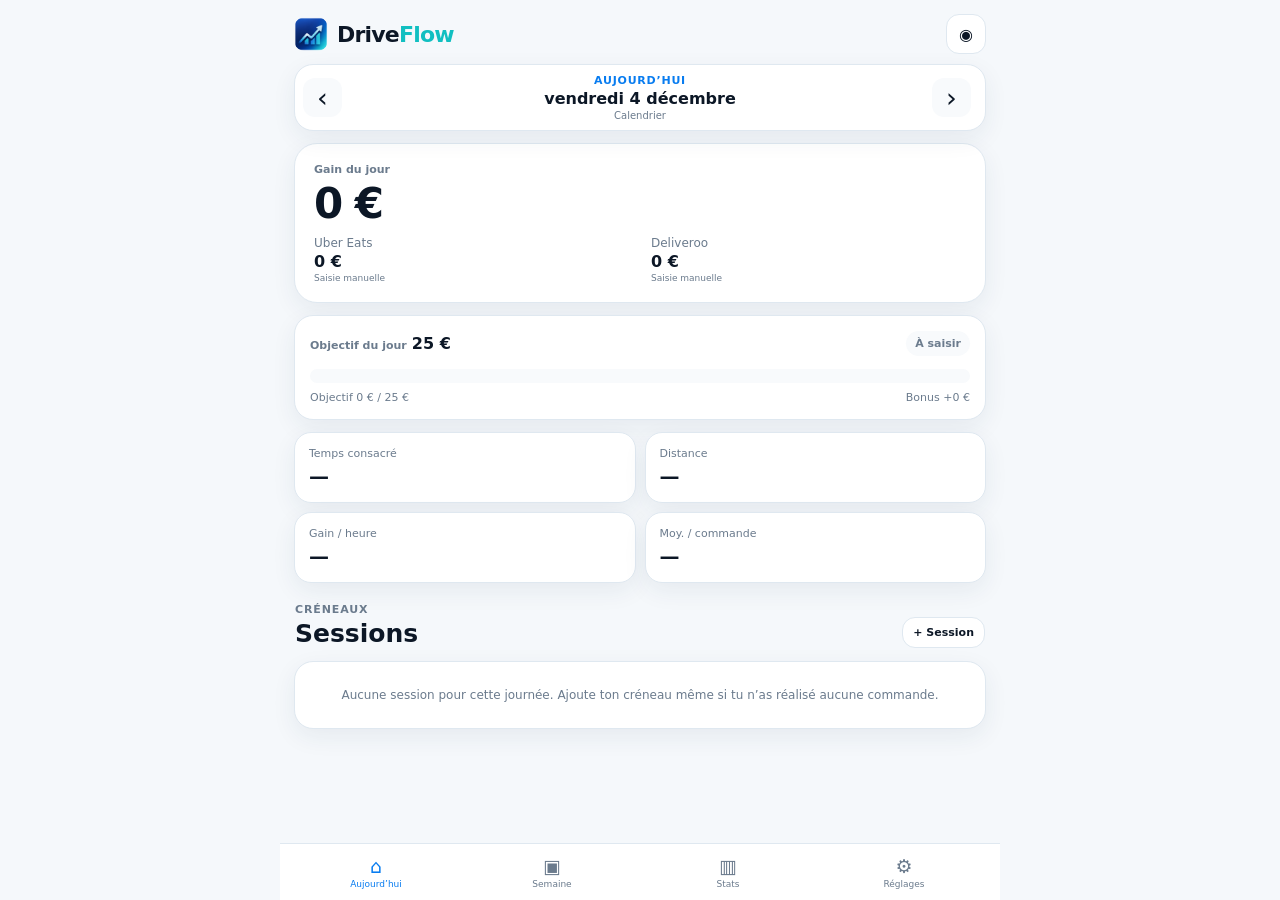
<file: index.html>
<!doctype html>
<html lang="fr">
<head>
  <meta charset="utf-8">
  <meta name="viewport" content="width=device-width,initial-scale=1,viewport-fit=cover">
  <meta name="theme-color" content="#07111f">
  <meta name="apple-mobile-web-app-capable" content="yes">
  <meta name="apple-mobile-web-app-status-bar-style" content="black-translucent">
  <meta name="apple-mobile-web-app-title" content="DriveFlow">
  <link rel="manifest" href="driveflow.webmanifest">
  <link rel="apple-touch-icon" href="driveflow-icon-180.png">
  <link rel="icon" href="driveflow-icon-192.png">
  <link rel="stylesheet" href="driveflow-styles.css?v=5.0.0">
  <title>DriveFlow</title>
</head>
<body>
  <div id="splash" class="splash">
    <img src="driveflow-icon-192.png" alt="">
    <div class="splash-wordmark">Drive<span>Flow</span></div>
    <small>Earnings & Activity Tracker</small>
  </div>

  <main class="app-shell">
    <header class="app-header">
      <button id="brandHome" class="brand-mini" aria-label="Accueil">
        <img src="driveflow-icon-192.png" alt="">
        <div class="brand-text">Drive<span>Flow</span></div>
      </button>
      <button id="privacyBtn" class="icon-btn" aria-label="Masquer les montants">◉</button>
    </header>

    <!-- TODAY -->
    <section id="todayView" class="view active">
      <div class="date-switcher card">
        <button id="prevDay" class="nav-btn" aria-label="Jour précédent">‹</button>
        <button id="openDatePicker" class="date-center">
          <span id="dateContext">Aujourd’hui</span>
          <strong id="dateLabel">—</strong>
          <small>Calendrier</small>
        </button>
        <button id="nextDay" class="nav-btn" aria-label="Jour suivant">›</button>
        <input id="datePicker" class="hidden-date" type="date">
      </div>

      <section class="hero-card">
        <div class="hero-label">Gain du jour</div>
        <div id="todayTotal" class="hero-amount money">0 €</div>
        <div class="platform-inline">
          <span>Uber Eats <strong id="todayUber" class="money">0 €</strong><small id="todayUberSource">Manuel</small></span>
          <span>Deliveroo <strong id="todayDeliveroo" class="money">0 €</strong><small id="todayDelSource">Manuel</small></span>
        </div>
      </section>

      <section class="card goal-card">
        <div class="section-row">
          <div>
            <span class="section-label">Objectif du jour</span>
            <strong id="goalText" class="money">25 €</strong>
          </div>
          <div id="goalBadge" class="badge neutral">À saisir</div>
        </div>
        <div class="goal-track">
          <div id="goalDoneBar" class="goal-done"></div>
          <div id="goalBonusBar" class="goal-bonus"></div>
        </div>
        <div class="goal-labels">
          <span id="goalObjectiveLabel" class="money">Objectif 0 / 25 €</span>
          <span id="goalBonusLabel" class="money">Bonus +0 €</span>
        </div>
      </section>

      <div class="metric-grid">
        <article class="metric-card"><span>Temps consacré</span><strong id="workTime">—</strong></article>
        <article class="metric-card"><span>Distance</span><strong id="distanceText">—</strong></article>
        <article class="metric-card"><span>Gain / heure</span><strong id="hourlyText" class="money">—</strong></article>
        <article class="metric-card"><span>Moy. / commande</span><strong id="avgOrderText" class="money">—</strong></article>
      </div>

      <section id="unassignedCard" class="card attention-card" hidden>
        <div>
          <strong id="unassignedTitle">Éléments à classer</strong>
          <p id="unassignedText">—</p>
        </div>
        <button id="openClassifier" class="ghost-btn compact">Classer</button>
      </section>

      <div class="section-head sessions-head">
        <div><span class="eyebrow">Créneaux</span><h2>Sessions</h2></div>
        <button id="addSessionTop" class="ghost-btn compact">+ Session</button>
      </div>
      <div id="sessionList" class="session-list"></div>
    </section>

    <!-- WEEK -->
    <section id="weekView" class="view">
      <div class="period-nav card">
        <button id="prevWeek" class="nav-btn">‹</button>
        <button id="openWeekPicker" class="period-center">
          <span class="eyebrow">Semaine</span>
          <strong id="weekRange">—</strong>
        </button>
        <button id="nextWeek" class="nav-btn">›</button>
        <input id="weekPicker" class="hidden-date" type="date">
      </div>
      <button id="thisWeekBtn" class="text-button">Revenir à cette semaine</button>

      <section class="hero-card compact-hero">
        <div class="section-row">
          <div><span class="hero-label">Épargne</span><div><strong id="weekSaved" class="hero-amount small money">0 €</strong> <span id="weekGoalText" class="muted money">/ 175 €</span></div></div>
          <div id="weekGoalBadge" class="badge neutral">—</div>
        </div>
        <div class="progress"><div id="weekProgress"></div></div>
        <div class="goal-bottom"><span id="weekSuccess">0 objectif atteint</span><span id="weekRemaining" class="money">—</span></div>
      </section>

      <div class="metric-grid">
        <article class="metric-card"><span>Total gagné</span><strong id="weekEarned" class="money">0 €</strong></article>
        <article class="metric-card"><span>Bonus</span><strong id="weekBonus" class="money">0 €</strong></article>
        <article class="metric-card"><span>Temps consacré</span><strong id="weekHours">—</strong></article>
        <article class="metric-card"><span>Distance</span><strong id="weekDistance">—</strong></article>
      </div>

      <section class="card">
        <div class="section-row"><span class="section-label">Objectif & bonus par jour</span><span class="legend-mini">Touchez un jour</span></div>
        <div id="weekBars" class="week-bars"></div>
      </section>
    </section>

    <!-- STATS -->
    <section id="statsView" class="view">
      <div class="section-head">
        <div><span class="eyebrow">Analyse</span><h2>Stats</h2></div>
        <select id="statsRange" class="select-small">
          <option value="day">Jour</option>
          <option value="week">Semaine</option>
          <option value="month">Mois</option>
          <option value="all">Global</option>
        </select>
      </div>
      <div id="statsPeriodNav" class="period-nav card mini-period">
        <button id="statsPrev" class="nav-btn">‹</button>
        <button id="statsPeriodLabel" class="period-center"><strong>—</strong></button>
        <button id="statsNext" class="nav-btn">›</button>
        <input id="statsDatePicker" class="hidden-date" type="date" aria-label="Choisir une date pour les statistiques">
      </div>

      <div class="metric-grid">
        <article class="metric-card"><span>Gains</span><strong id="statsEarned" class="money">0 €</strong></article>
        <article class="metric-card"><span>Épargne</span><strong id="statsSaved" class="money">0 €</strong></article>
        <article class="metric-card"><span>Carburant estimé</span><strong id="statsFuel" class="money">0 €</strong></article>
        <article class="metric-card"><span>Après carburant</span><strong id="statsNet" class="money">0 €</strong></article>
      </div>

      <section class="card stats-list">
        <div><span>Temps consacré</span><strong id="statsWork">—</strong></div>
        <div><span>Distance</span><strong id="statsKm">—</strong></div>
        <div><span>Gain moyen / heure</span><strong id="avgHour" class="money">—</strong></div>
        <div><span>Prix moyen / commande</span><strong id="avgOrder" class="money">—</strong></div>
        <div><span>Commandes</span><strong id="statsOrders">0</strong></div>
      </section>

      <section class="card">
        <div class="section-label">Répartition des revenus</div>
        <div class="platform-share">
          <div><span>Uber Eats</span><strong id="shareUber">0 %</strong></div>
          <div><span>Deliveroo</span><strong id="shareDeliveroo">0 %</strong></div>
        </div>
        <div class="share-track"><div id="shareUberBar"></div><div id="shareDelBar"></div></div>
      </section>

      <button id="openTopPerformance" class="compare-button">
        <div><strong>Top performances</strong><span>Commandes, sessions et records de revenus</span></div>
        <span>›</span>
      </button>

      <button id="openCompare" class="compare-button">
        <div><strong>Comparer Uber ↔ Deliveroo</strong><span>Analyse détaillée des commandes réalisées</span></div>
        <span>›</span>
      </button>
    </section>

    <!-- SETTINGS -->
    <section id="settingsView" class="view">
      <div class="section-head"><div><span class="eyebrow">DriveFlow</span><h2>Réglages</h2></div></div>

      <section class="card settings-card">
        <label><span>Objectif journalier habituel</span><div class="inline-input"><input id="dailyGoalInput" type="number" step="0.01" min="0"><span>€</span></div></label>
        <label><span>Apparence</span><select id="themeSelect"><option value="system">Automatique</option><option value="light">Clair</option><option value="dark">Sombre</option></select></label>
      </section>

      <section class="card">
        <div class="section-label">Objectifs personnalisés</div>
        <p class="helper">Choisis une date et un objectif. Mets 0 € pour un jour de repos.</p>
        <div class="override-grid">
          <input id="overrideDate" type="date">
          <div class="inline-input"><input id="overrideGoal" type="number" min="0" step="0.01" placeholder="0"><span>€</span></div>
          <button id="saveOverride" class="primary-btn">Ajouter</button>
        </div>
        <div id="overrideList" class="override-list"></div>
      </section>

      <section class="card settings-card">
        <label><span>Consommation véhicule</span><div class="inline-input"><input id="fuelConsumption" type="number" step="0.1" min="0"><span>L/100</span></div></label>
        <label><span>Prix du carburant</span><div class="inline-input"><input id="fuelPrice" type="number" step="0.01" min="0"><span>€/L</span></div></label>
      </section>

      <button id="openHistory" class="settings-link-button">
        <div><strong>Historique</strong><span>Consulter les journées et sessions passées</span></div>
        <span>›</span>
      </button>

      <section class="card">
        <div class="section-label">Historique des sessions</div>
        <p class="helper">Import permanent des horaires, pauses et kilomètres historiques. Ces données ne sont pas supprimées lors d’un nouvel import Uber ou Deliveroo.</p>
        <input id="historyCsvInput" type="file" accept=".csv,text/csv" hidden>
        <button id="chooseHistoryCsv" class="primary-btn secondary">Importer le CSV historique V2</button>
        <a href="driveflow-history-template.csv" download class="text-link">Télécharger le format historique</a>
        <div id="historyImportStatus" class="import-status"></div>
      </section>

      <section class="card">
        <div class="section-label">Import Uber</div>
        <p class="helper">Sélectionne uniquement <strong>driver_payments-0.csv</strong>. Chaque import remplace la base Uber précédente par le nouvel export complet, tout en conservant tes sessions et classements manuels.</p>
        <input id="uberCsvInput" type="file" accept=".csv,text/csv" hidden>
        <button id="chooseUberCsv" class="primary-btn secondary">Importer l'export Uber</button>
        <div id="uberImportStatus" class="import-status"></div>
      </section>

      <section class="card">
        <div class="section-label">Import Deliveroo</div>
        <p class="helper">Le CSV peut être généré par ChatGPT à partir de tes captures. Il est ajouté à l'historique sans supprimer les semaines précédentes.</p>
        <input id="deliverooCsvInput" type="file" accept=".csv,text/csv" hidden>
        <button id="chooseDeliverooCsv" class="primary-btn secondary">Importer le CSV Deliveroo</button>
        <a href="driveflow-deliveroo-template.csv" download class="text-link">Télécharger le format strict V5</a>
        <div id="deliverooImportStatus" class="import-status"></div>
      </section>

      <section class="card">
        <div class="section-label">Sauvegarde</div>
        <div class="button-stack">
          <button id="exportJson" class="ghost-full">Sauvegarder toutes mes données</button>
          <input id="restoreJsonInput" type="file" accept=".json,application/json" hidden>
          <button id="restoreJson" class="ghost-full">Restaurer une sauvegarde</button>
          <button id="exportHistoryCsv" class="ghost-full">Exporter le résumé DriveFlow CSV</button>
        </div>
      </section>

      <section class="card about-card">
        <img src="driveflow-icon-192.png" alt="">
        <div><strong>DriveFlow</strong><span>Version 5.0.0 · Journée 04:00 → 04:00</span></div>
      </section>
    </section>
  </main>

  <nav class="bottom-nav">
    <button data-view="today" class="active"><span>⌂</span><small>Aujourd’hui</small></button>
    <button data-view="week"><span>▣</span><small>Semaine</small></button>
    <button data-view="stats"><span>▥</span><small>Stats</small></button>
    <button data-view="settings"><span>⚙</span><small>Réglages</small></button>
  </nav>


  <!-- HISTORY SUBPAGE -->
  <section id="historyPage" class="subpage" aria-hidden="true">
    <header class="subpage-header">
      <button id="closeHistory" class="back-btn">‹</button>
      <div><span class="eyebrow">Données</span><h2>Historique</h2></div>
      <select id="historyPlatform" class="select-small subpage-select">
        <option value="all">Toutes</option>
        <option value="uber">Uber</option>
        <option value="deliveroo">Deliveroo</option>
      </select>
    </header>
    <div class="segmented four">
      <button data-history-mode="day">Jour</button>
      <button data-history-mode="week">Semaine</button>
      <button data-history-mode="month" class="active">Mois</button>
      <button data-history-mode="all">Tout</button>
    </div>
    <div id="historyPeriodNav" class="period-nav card mini-period">
      <button id="historyPrev" class="nav-btn">‹</button>
      <button id="historyPeriodLabel" class="period-center"><strong>—</strong></button>
      <button id="historyNext" class="nav-btn">›</button>
      <input id="historyDatePicker" class="hidden-date" type="date" aria-label="Choisir une date pour l’historique">
    </div>
    <div id="historyList" class="history-list"></div>
  </section>


  <!-- TOP PERFORMANCE SUBPAGE -->
  <section id="topPerformancePage" class="subpage" aria-hidden="true">
    <header class="subpage-header">
      <button id="closeTopPerformance" class="back-btn">‹</button>
      <div><span class="eyebrow">Stats</span><h2>Top performances</h2></div>
    </header>
    <div class="segmented four" id="topPerformanceModes">
      <button data-top-mode="day">Jour</button>
      <button data-top-mode="week">Semaine</button>
      <button data-top-mode="month">Mois</button>
      <button data-top-mode="all" class="active">Global</button>
    </div>
    <div id="topPerformancePeriodNav" class="period-nav card mini-period">
      <button id="topPerformancePrev" class="nav-btn">‹</button>
      <button id="topPerformancePeriodLabel" class="period-center"><strong>—</strong></button>
      <button id="topPerformanceNext" class="nav-btn">›</button>
      <input id="topPerformanceDatePicker" class="hidden-date" type="date" aria-label="Choisir une date pour les top performances">
    </div>
    <div class="compare-note">Les records utilisent les commandes réellement payées et le <strong>temps actif</strong> des sessions après retrait des pauses.</div>
    <div id="topPerformanceContent" class="performance-grid"></div>
  </section>

  <!-- COMPARISON SUBPAGE -->
  <section id="comparePage" class="subpage" aria-hidden="true">
    <header class="subpage-header">
      <button id="closeCompare" class="back-btn">‹</button>
      <div><span class="eyebrow">Stats</span><h2>Uber ↔ Deliveroo</h2></div>
    </header>
    <div class="segmented four" id="compareModes">
      <button data-compare-mode="day">Jour</button>
      <button data-compare-mode="week" class="active">Semaine</button>
      <button data-compare-mode="month">Mois</button>
      <button data-compare-mode="all">Global</button>
    </div>
    <div id="comparePeriodNav" class="period-nav card mini-period">
      <button id="comparePrev" class="nav-btn">‹</button>
      <div id="comparePeriodLabel" class="period-center"><strong>—</strong></div>
      <button id="compareNext" class="nav-btn">›</button>
      <input id="compareDatePicker" class="hidden-date" type="date" aria-label="Choisir une date pour le comparatif">
    </div>
    <div class="compare-note">Comparaison descriptive des <strong>commandes réalisées</strong>. Tes refus et arbitrages entre plateformes ne sont pas observés.</div>
    <div id="compareContent"></div>
  </section>

  <!-- SESSION SHEET -->
  <div id="sheetBackdrop" class="backdrop" hidden></div>
  <section id="sessionSheet" class="sheet" aria-hidden="true">
    <div class="sheet-handle"></div>
    <div class="sheet-head">
      <div><span class="eyebrow">Créneau</span><h2 id="sessionTitle">Ajouter une session</h2></div>
      <button id="closeSession" class="close-btn">×</button>
    </div>
    <div id="sessionError" class="form-error" hidden></div>
    <input id="sessionId" type="hidden">
    <label class="field"><span>Date de travail</span><input id="sessionDate" type="date"></label>
    <div class="segmented three session-type">
      <button data-session-type="Midi" class="active">Midi</button>
      <button data-session-type="Soir">Soir</button>
      <button data-session-type="Autre">Autre</button>
    </div>
    <div class="grid-2">
      <label class="field"><span>Début</span><input id="sessionStart" type="time"></label>
      <label class="field"><span>Fin</span><input id="sessionEnd" type="time"></label>
    </div>
    <div class="section-label sheet-section">Pause (facultative)</div>
    <div class="grid-2">
      <label class="field"><span>Début pause</span><input id="pauseStart" type="time"></label>
      <label class="field"><span>Fin pause</span><input id="pauseEnd" type="time"></label>
    </div>
    <div id="historyPauseHint" class="history-hint" hidden></div>
    <div class="section-label sheet-section">Kilométrage compteur</div>
    <div class="grid-2">
      <label class="field"><span>Départ</span><div class="money-input"><input id="odoStart" type="number" step="0.1" min="0"><span>km</span></div></label>
      <label class="field"><span>Arrivée</span><div class="money-input"><input id="odoEnd" type="number" step="0.1" min="0"><span>km</span></div></label>
    </div>
    <div class="section-label sheet-section">Saisie provisoire</div>
    <p class="helper">Les montants importés remplacent automatiquement les montants manuels de la plateforme pour les dates couvertes.</p>
    <div class="platform-form">
      <div class="platform-form-title">Uber Eats</div>
      <div class="grid-2">
        <label class="field"><span>Gains</span><div class="money-input"><input id="manualUber" type="number" step="0.01" min="0"><span>€</span></div></label>
        <label class="field"><span>Nb commandes</span><input id="manualUberOrders" type="number" step="1" min="0"></label>
      </div>
    </div>
    <div class="platform-form">
      <div class="platform-form-title">Deliveroo</div>
      <div class="grid-2">
        <label class="field"><span>Gains</span><div class="money-input"><input id="manualDeliveroo" type="number" step="0.01" min="0"><span>€</span></div></label>
        <label class="field"><span>Nb commandes</span><input id="manualDeliverooOrders" type="number" step="1" min="0"></label>
      </div>
    </div>
    <label class="field"><span>Note (facultatif)</span><textarea id="sessionNote" rows="2"></textarea></label>
    <div class="sheet-actions">
      <button id="deleteSession" class="danger-btn" hidden>Supprimer</button>
      <button id="saveSession" class="primary-btn">Enregistrer</button>
    </div>
  </section>

  <!-- CLASSIFIER SHEET -->
  <section id="classifierSheet" class="sheet classifier-sheet" aria-hidden="true">
    <div class="sheet-handle"></div>
    <div class="sheet-head">
      <div><span class="eyebrow">Import</span><h2>Éléments à classer</h2></div>
      <button id="closeClassifier" class="close-btn">×</button>
    </div>
    <p class="helper">Affecte les commandes qui ne tombent dans aucune session. Le choix est conservé lors des prochains imports Uber.</p>
    <div id="classifierList" class="classifier-list"></div>
  </section>

  <!-- IMPORT REPORT -->
  <section id="reportSheet" class="sheet" aria-hidden="true">
    <div class="sheet-handle"></div>
    <div class="sheet-head">
      <div><span class="eyebrow">Contrôle</span><h2 id="reportTitle">Import terminé</h2></div>
      <button id="closeReport" class="close-btn">×</button>
    </div>
    <div id="reportContent" class="report-content"></div>
    <button id="reportDone" class="primary-btn">Terminé</button>
  </section>

  <script src="driveflow-app.js?v=5.0.0"></script>
</body>
</html>
</file>
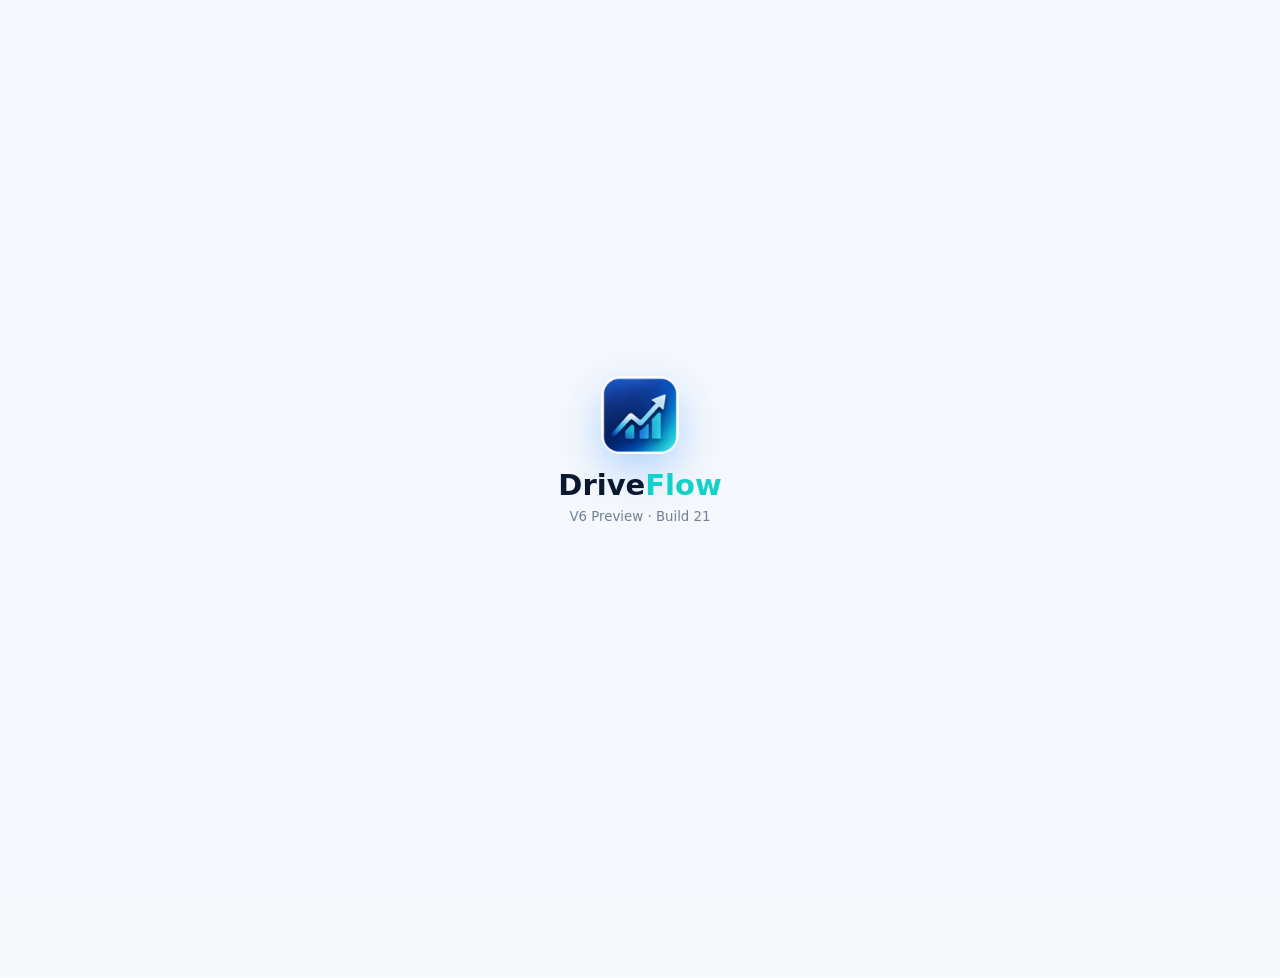
<file: v6/index.html>
<!doctype html>
<html lang="fr">
<head>
  <meta charset="utf-8">
  <meta name="viewport" content="width=device-width,initial-scale=1,viewport-fit=cover">
  <meta name="theme-color" content="#07111f">
  <meta name="apple-mobile-web-app-capable" content="yes">
  <meta name="apple-mobile-web-app-status-bar-style" content="black-translucent">
  <meta name="apple-mobile-web-app-title" content="DriveFlow V6">
  <link rel="manifest" href="driveflow-v6.webmanifest">
  <link rel="apple-touch-icon" href="../driveflow-icon-180.png">
  <link rel="stylesheet" href="driveflow-v6-styles.css?v=6.0.0-dev2">
  <link rel="stylesheet" href="driveflow-v6-light.css?v=6.0.0-dev2">
  <title>DriveFlow V6</title>
</head>
<body>
  <div id="splash" class="splash">
    <img src="../driveflow-icon-192.png" alt="">
    <strong>Drive<span>Flow</span></strong>
    <small>V6 Preview · Build 21</small>
  </div>

  <div class="app-shell">
    <header class="app-header">
      <button id="brandHome" class="brand" aria-label="Aujourd'hui">
        <img src="../driveflow-icon-192.png" alt="">
        <span>Drive<strong>Flow</strong></span>
      </button>
      <div class="header-actions">
        <span id="devBadge" class="dev-badge">RC 21</span>
        <button id="privacyBtn" class="icon-button" aria-label="Masquer les montants">◉</button>
      </div>
    </header>

    <main>
      <section id="todayView" class="view active" data-view="today"></section>
      <section id="weekView" class="view" data-view="week"></section>
      <section id="statsView" class="view" data-view="stats"></section>
      <section id="optimizationView" class="view" data-view="optimization"></section>
      <section id="settingsView" class="view" data-view="settings"></section>
    </main>

    <nav class="bottom-nav" aria-label="Navigation principale">
      <button class="active" data-nav="today"><span>⌂</span><small>Aujourd’hui</small></button>
      <button data-nav="week"><span>▣</span><small>Semaine</small></button>
      <button data-nav="stats"><span>▥</span><small>Stats</small></button>
      <button data-nav="optimization"><span>⌁</span><small>Optimisation</small></button>
      <button data-nav="settings"><span>⚙</span><small>Réglages</small></button>
    </nav>
  </div>

  <div id="sheetBackdrop" class="sheet-backdrop" hidden></div>
  <section id="sheet" class="sheet" hidden aria-modal="true" role="dialog">
    <div class="sheet-handle"></div>
    <div id="sheetContent"></div>
  </section>
  <div id="toast" class="toast" hidden></div>

  <script src="driveflow-v6-core.js?v=6.0.0-dev2"></script>
  <script src="driveflow-v6-migration.js?v=6.0.0-dev2"></script>
  <script src="driveflow-v6-weather.js?v=6.0.0-dev2"></script>
  <script src="driveflow-v6-intelligence.js?v=6.0.0-dev2"></script>
  <script src="driveflow-v6-planner.js?v=6.0.0-dev2"></script>
  <script src="driveflow-v6-intelligence-policy.js?v=6.0.0-dev2"></script>
  <script src="driveflow-v6-backtest.js?v=6.0.0-dev2"></script>
  <script src="driveflow-v6-io.js?v=6.0.0-dev2"></script>
  <script src="driveflow-v6-backup-compat.js?v=6.0.0-dev2"></script>
  <script src="driveflow-v6-data.js?v=6.0.0-dev2"></script>
  <script src="driveflow-v6-persistence.js?v=6.0.0-dev2"></script>
  <script src="driveflow-v6-fuel.js?v=6.0.0-dev2"></script>
  <script src="driveflow-v6-data-integrity.js?v=6.0.0-dev2"></script>
  <script src="driveflow-v6-savings-compat.js?v=6.0.0-dev2"></script>
  <script src="driveflow-v6-weather-validation.js?v=6.0.0-dev2"></script>
  <script src="driveflow-v6-app.js?v=6.0.0-dev2"></script>
  <script src="driveflow-v6-ui-guards.js?v=6.0.0-dev2"></script>
  <script src="driveflow-v6-write-ui.js?v=6.0.0-dev2"></script>
  <script src="driveflow-v6-ios-file-picker.js?v=6.0.0-dev2"></script>
  <script src="driveflow-v6-planner-ui.js?v=6.0.0-dev2"></script>
  <script src="driveflow-v6-weather-forecast-ui.js?v=6.0.0-dev3"></script>
  <script src="driveflow-v6-classifier-ui.js?v=6.0.0-dev2"></script>
  <script src="driveflow-v6-analytics-ui.js?v=6.0.0-dev2"></script>
  <script src="driveflow-v6-fuel-ui.js?v=6.0.0-dev2"></script>
  <script src="driveflow-v6-ux-polish.js?v=6.0.0-dev4"></script>
  <script src="driveflow-v6-review-rules.js?v=6.0.0-dev6"></script>
  <script src="driveflow-v6-live-review.js?v=6.0.0-dev5"></script>
  <script src="driveflow-v6-build21.js?v=6.0.0-dev6"></script>
</body>
</html>
</file>
<file: driveflow-styles.css>
[hidden]{display:none!important}
:root{
  --bg:#07111f;--panel:#0d1a2a;--panel2:#101f31;--text:#f8fbff;--muted:#8fa3ba;
  --border:#18314c;--accent:#1597ff;--accent2:#20d6d2;--bonus:#4777ff;--success:#2ee59d;
  --warning:#f0b24a;--danger:#ff6476;--shadow:0 12px 32px rgba(0,0,0,.18);--nav:rgba(7,17,31,.94)
}
:root.light{
  --bg:#f5f8fb;--panel:#fff;--panel2:#f8fafc;--text:#0c1726;--muted:#6b7b8d;--border:#dfe8f0;
  --accent:#087cf0;--accent2:#11bfc1;--bonus:#315fdb;--success:#10a86b;--warning:#c98713;--danger:#d83c55;
  --shadow:0 8px 24px rgba(29,56,84,.07);--nav:rgba(255,255,255,.95)
}
*{box-sizing:border-box}
html{background:var(--bg)}
body{margin:0;background:var(--bg);color:var(--text);font-family:-apple-system,BlinkMacSystemFont,"SF Pro Text",Inter,system-ui,sans-serif;min-height:100vh;-webkit-tap-highlight-color:transparent}
button,input,select,textarea{font:inherit}button{cursor:pointer}
.splash{position:fixed;inset:0;z-index:300;background:linear-gradient(150deg,#07111f 10%,#0d3776 65%,#11bfc1 130%);display:flex;flex-direction:column;align-items:center;justify-content:center;transition:opacity .35s,visibility .35s}
.splash.hide{opacity:0;visibility:hidden}.splash img{width:104px;height:104px;border-radius:27px;box-shadow:0 18px 36px rgba(0,0,0,.25)}
.splash-wordmark{margin-top:24px;font-size:38px;font-weight:800;letter-spacing:-1.5px;color:#fff}.splash-wordmark span{color:#20d6d2}.splash small{margin-top:6px;color:#d7e5f5;text-transform:uppercase;letter-spacing:.14em;font-size:10px}
.app-shell{max-width:720px;margin:0 auto;padding:calc(env(safe-area-inset-top) + 14px) 14px calc(env(safe-area-inset-bottom) + 94px)}
.app-header{display:flex;justify-content:space-between;align-items:center;margin-bottom:10px}.brand-mini{border:0;background:transparent;color:var(--text);display:flex;align-items:center;gap:9px;padding:0}.brand-mini img{width:34px;height:34px;border-radius:10px}.brand-text{font-size:22px;font-weight:800;letter-spacing:-.8px}.brand-text span{color:var(--accent2)}
.icon-btn{border:1px solid var(--border);background:var(--panel);color:var(--text);border-radius:13px;width:40px;height:40px}
.view{display:none}.view.active{display:block}
.card,.hero-card,.metric-card,.compare-card{background:var(--panel);border:1px solid var(--border);box-shadow:var(--shadow)}
.card{border-radius:19px;padding:15px;margin-bottom:12px}.hero-card{border-radius:23px;padding:19px;margin-bottom:12px}
.date-switcher,.period-nav{position:relative;display:grid;grid-template-columns:45px 1fr 45px;align-items:center;padding:8px}
.nav-btn{width:39px;height:39px;border:0;border-radius:12px;background:var(--panel2);color:var(--text);font-size:27px;line-height:1}
.date-center,.period-center{border:0;background:transparent;color:var(--text);display:flex;flex-direction:column;align-items:center;min-width:0}.date-center span{color:var(--accent);font-size:11px;font-weight:800;text-transform:uppercase;letter-spacing:.07em}.date-center strong,.period-center strong{font-size:16px;margin-top:2px;white-space:nowrap;overflow:hidden;text-overflow:ellipsis;max-width:100%}.date-center small{font-size:10px;color:var(--muted);margin-top:2px}.hidden-date{position:absolute;left:53px;top:6px;width:calc(100% - 106px);height:calc(100% - 12px);opacity:0;z-index:5;cursor:pointer;-webkit-appearance:none;appearance:none}
.hero-label,.section-label,.eyebrow{font-size:11px;color:var(--muted);font-weight:700}.eyebrow{text-transform:uppercase;letter-spacing:.08em}.hero-amount{font-size:42px;font-weight:800;letter-spacing:-1.5px;margin:3px 0}.hero-amount.small{font-size:31px}
.platform-inline{display:flex;gap:22px;color:var(--muted);font-size:12px;margin-top:8px}.platform-inline>span{flex:1}.platform-inline strong{display:block;color:var(--text);font-size:16px;margin-top:2px}.platform-inline small{display:block;font-size:9px;margin-top:2px;color:var(--muted)}
.section-row{display:flex;justify-content:space-between;align-items:center;gap:12px}.badge{padding:6px 9px;border-radius:999px;font-size:11px;font-weight:800;white-space:nowrap}.badge.success{background:rgba(46,229,157,.12);color:var(--success)}.badge.warning{background:rgba(240,178,74,.12);color:var(--warning)}.badge.neutral{background:var(--panel2);color:var(--muted)}
.goal-track{height:14px;background:var(--panel2);border-radius:999px;overflow:hidden;display:flex;margin:13px 0 8px}.goal-done{height:100%;background:linear-gradient(90deg,var(--accent),var(--accent2));transition:width .25s}.goal-bonus{height:100%;background:var(--bonus);transition:width .25s}.goal-labels,.goal-bottom{display:flex;justify-content:space-between;gap:12px;color:var(--muted);font-size:11px}
.metric-grid{display:grid;grid-template-columns:1fr 1fr;gap:9px;margin-bottom:12px}.metric-card{border-radius:17px;padding:14px}.metric-card span{font-size:11px;color:var(--muted);display:block;margin-bottom:4px}.metric-card strong{font-size:20px;letter-spacing:-.4px}
.section-head{display:flex;justify-content:space-between;align-items:end;margin:8px 1px 13px}.section-head h2{margin:2px 0 0;font-size:25px}.sessions-head{margin-top:15px}
.ghost-btn,.primary-btn,.ghost-full,.danger-btn{border:1px solid var(--border);border-radius:13px;padding:11px 13px;font-weight:750}.ghost-btn,.ghost-full{background:var(--panel);color:var(--text)}.primary-btn{border:0;background:linear-gradient(90deg,var(--accent),#1069e8);color:#fff}.primary-btn.secondary{background:var(--panel2);color:var(--text);border:1px solid var(--border)}.danger-btn{background:rgba(255,100,118,.08);color:var(--danger);border-color:rgba(255,100,118,.25)}.compact{padding:8px 10px;font-size:11px}.text-button{border:0;background:transparent;color:var(--accent);font-size:11px;padding:0 4px 10px}
.compact-hero{padding-bottom:15px}.muted,.legend-mini,.helper{color:var(--muted);font-size:11px}.helper{margin:5px 0 12px;line-height:1.45}
.progress{height:10px;background:var(--panel2);border-radius:999px;overflow:hidden;margin:12px 0 8px}.progress>div{height:100%;background:linear-gradient(90deg,var(--accent),var(--accent2));border-radius:999px;transition:width .25s}
.week-bars{display:grid;grid-template-columns:repeat(7,1fr);height:166px;gap:7px;align-items:end;padding-top:20px}.week-col{display:flex;flex-direction:column;align-items:center;gap:6px;height:100%;justify-content:flex-end;cursor:pointer}.week-bar-track{height:118px;width:100%;max-width:30px;background:var(--panel2);border-radius:8px;display:flex;flex-direction:column-reverse;overflow:hidden;position:relative}.week-goal-part{width:100%;background:linear-gradient(180deg,var(--accent2),var(--accent))}.week-bonus-part{width:100%;background:var(--bonus)}.week-col small{font-size:10px;color:var(--muted)}.week-col .day-total{font-size:9px;color:var(--muted)}
.stats-list>div{display:flex;justify-content:space-between;gap:12px;padding:11px 0;border-bottom:1px solid var(--border)}.stats-list>div:last-child{border-bottom:0}.stats-list span{color:var(--muted);font-size:12px}.platform-share{display:flex;justify-content:space-between;gap:14px;margin:14px 0 9px}.platform-share div{flex:1}.platform-share span{display:block;color:var(--muted);font-size:11px}.platform-share strong{font-size:19px}.share-track{height:10px;background:var(--panel2);display:flex;border-radius:999px;overflow:hidden}.share-track div:first-child{background:var(--success)}.share-track div:last-child{background:var(--accent)}
.compare-button{width:100%;display:flex;align-items:center;justify-content:space-between;text-align:left;border:1px solid var(--border);background:var(--panel);color:var(--text);border-radius:18px;padding:15px;margin:2px 0 16px}.compare-button strong,.compare-button span{display:block}.compare-button div span{font-size:10px;color:var(--muted);margin-top:4px}.compare-button>span{font-size:27px;color:var(--accent)}
.segmented{display:grid;background:var(--panel2);border:1px solid var(--border);border-radius:15px;padding:4px;gap:4px;margin-bottom:12px}.segmented.four{grid-template-columns:repeat(4,1fr)}.segmented.three{grid-template-columns:repeat(3,1fr)}.segmented button{border:0;background:transparent;color:var(--muted);border-radius:11px;padding:9px 5px;font-size:11px;font-weight:750}.segmented button.active{background:var(--panel);color:var(--text);box-shadow:0 2px 8px rgba(0,0,0,.08)}
.mini-period{margin-bottom:12px}.select-small{width:auto;max-width:145px;padding:8px 10px;background:var(--panel);color:var(--text);border:1px solid var(--border);border-radius:11px}
.history-list{display:flex;flex-direction:column;gap:9px}.history-item{background:var(--panel);border:1px solid var(--border);border-radius:16px;padding:13px;display:grid;grid-template-columns:1fr auto;gap:10px;cursor:pointer}.history-item .date{font-weight:750}.history-item .sub{color:var(--muted);font-size:10px;margin-top:4px;line-height:1.5}.history-item .right{text-align:right}.history-item .right strong{font-size:18px}.history-item .right small{display:block;color:var(--muted);font-size:9px;margin-top:4px}.history-empty{padding:26px;text-align:center;color:var(--muted);font-size:12px}
.session-list{display:flex;flex-direction:column;gap:9px}.session-card{background:var(--panel);border:1px solid var(--border);border-radius:17px;padding:13px;cursor:pointer}.session-card-top{display:flex;justify-content:space-between;gap:12px;align-items:flex-start}.session-card h3{margin:0;font-size:16px}.session-card .times{font-size:11px;color:var(--muted);margin-top:3px}.session-card .amount{font-size:19px;font-weight:800}.session-card .session-meta{display:flex;flex-wrap:wrap;gap:8px 13px;margin-top:10px;padding-top:10px;border-top:1px solid var(--border);font-size:10px;color:var(--muted)}.session-card .platforms{font-size:10px;color:var(--muted);margin-top:5px}.source-chip{display:inline-block;font-size:8px;padding:2px 5px;border-radius:999px;background:var(--panel2);color:var(--muted);margin-left:4px}
.attention-card{display:flex;align-items:center;justify-content:space-between;gap:12px;border-color:rgba(240,178,74,.4)}.attention-card strong{font-size:13px}.attention-card p{font-size:10px;color:var(--muted);margin:4px 0 0}
.settings-card label{display:flex;justify-content:space-between;align-items:center;padding:11px 0;border-bottom:1px solid var(--border);gap:12px}.settings-card label:last-child{border-bottom:0}.settings-card label>span{font-size:12px}
.inline-input{display:flex;align-items:center;gap:5px}.inline-input input{width:94px}
input,select,textarea{background:var(--panel2);color:var(--text);border:1px solid var(--border);border-radius:12px;padding:11px 12px;outline:none;width:100%}input:focus,select:focus,textarea:focus{border-color:var(--accent)}
.override-grid{display:grid;grid-template-columns:1fr 110px;gap:8px}.override-grid .primary-btn{grid-column:1/-1;width:100%}.override-list{margin-top:10px;display:flex;flex-direction:column;gap:6px}.override-row{display:flex;justify-content:space-between;align-items:center;background:var(--panel2);border-radius:11px;padding:9px 10px;font-size:11px}.override-row button{border:0;background:transparent;color:var(--danger)}
.text-link{display:inline-block;margin-top:10px;color:var(--accent);font-size:11px;text-decoration:none}.import-status{font-size:11px;color:var(--muted);margin-top:9px;line-height:1.45}.button-stack{display:grid;gap:8px;margin-top:12px}.ghost-full{width:100%;text-align:left}.about-card{display:flex;align-items:center;gap:12px}.about-card img{width:46px;height:46px;border-radius:13px}.about-card strong,.about-card span{display:block}.about-card span{font-size:10px;color:var(--muted);margin-top:3px}
.bottom-nav{position:fixed;z-index:60;left:50%;bottom:0;transform:translateX(-50%);width:min(720px,100%);padding:7px 8px calc(env(safe-area-inset-bottom) + 7px);background:var(--nav);backdrop-filter:blur(18px);-webkit-backdrop-filter:blur(18px);border-top:1px solid var(--border);display:grid;grid-template-columns:repeat(4,1fr)}.bottom-nav button{border:0;background:transparent;color:var(--muted);padding:4px 1px;display:flex;flex-direction:column;align-items:center;gap:2px}.bottom-nav button span{font-size:19px}.bottom-nav button small{font-size:9px}.bottom-nav button.active{color:var(--accent)}
.backdrop{position:fixed;inset:0;z-index:80;background:rgba(0,0,0,.45);backdrop-filter:blur(2px)}
.sheet{position:fixed;z-index:90;left:50%;bottom:0;transform:translate(-50%,105%);width:min(720px,100%);max-height:92vh;overflow:auto;background:var(--panel);border:1px solid var(--border);border-radius:25px 25px 0 0;padding:9px 15px calc(env(safe-area-inset-bottom) + 18px);transition:transform .25s}.sheet.open{transform:translate(-50%,0)}.sheet-handle{width:40px;height:5px;border-radius:999px;background:var(--border);margin:2px auto 11px}.sheet-head{display:flex;justify-content:space-between;align-items:center;margin-bottom:13px}.sheet-head h2{margin:2px 0 0}.close-btn{width:37px;height:37px;border-radius:12px;background:var(--panel2);border:1px solid var(--border);color:var(--text);font-size:24px}.field{display:block;margin-bottom:12px}.field>span{display:block;color:var(--muted);font-size:11px;margin-bottom:6px}.grid-2{display:grid;grid-template-columns:1fr 1fr;gap:9px}.money-input{position:relative}.money-input input{padding-right:45px}.money-input span{position:absolute;right:12px;top:50%;transform:translateY(-50%);color:var(--muted);font-size:11px}.sheet-section{margin:5px 0 9px}.platform-form{padding:10px 11px;background:var(--panel2);border-radius:14px;margin-bottom:10px}.platform-form-title{font-size:12px;font-weight:800;margin-bottom:8px}.sheet-actions{display:grid;grid-template-columns:auto 1fr;gap:8px}.form-error{background:rgba(255,100,118,.09);border:1px solid rgba(255,100,118,.25);color:var(--danger);border-radius:12px;padding:10px 11px;font-size:11px;line-height:1.45;margin-bottom:10px}
.classifier-list{display:flex;flex-direction:column;gap:8px}.classify-row{background:var(--panel2);border-radius:14px;padding:11px}.classify-row-top{display:flex;justify-content:space-between;gap:10px}.classify-row strong{font-size:12px}.classify-row small{color:var(--muted);font-size:9px}.classify-row select{margin-top:9px}
.report-content{display:grid;gap:8px;margin-bottom:14px}.report-line{display:flex;justify-content:space-between;gap:12px;padding:9px 10px;background:var(--panel2);border-radius:11px;font-size:11px}.report-line span{color:var(--muted)}
.subpage{position:fixed;z-index:75;inset:0;background:var(--bg);transform:translateX(105%);transition:transform .24s;overflow:auto;padding:calc(env(safe-area-inset-top) + 14px) max(14px,calc((100vw - 720px)/2 + 14px)) calc(env(safe-area-inset-bottom) + 20px)}.subpage.open{transform:translateX(0)}.subpage-header{display:flex;align-items:center;gap:10px;margin-bottom:13px}.subpage-header h2{margin:2px 0 0}.back-btn{width:40px;height:40px;border-radius:12px;border:1px solid var(--border);background:var(--panel);color:var(--text);font-size:28px}.compare-note{background:var(--panel2);border:1px solid var(--border);color:var(--muted);border-radius:14px;padding:11px;font-size:10px;line-height:1.45;margin-bottom:12px}
.compare-grid{display:grid;grid-template-columns:1fr 1fr;gap:9px}.compare-card{border-radius:18px;padding:14px}.compare-card h3{margin:0 0 12px;font-size:16px}.compare-card .big{font-size:26px;font-weight:800;margin-bottom:10px}.compare-kpis{display:grid;gap:8px}.compare-kpis div{display:flex;justify-content:space-between;gap:8px;padding-top:8px;border-top:1px solid var(--border);font-size:10px}.compare-kpis span{color:var(--muted)}.compare-verdict{margin-top:10px;background:var(--panel);border:1px solid var(--border);border-radius:18px;padding:14px}.compare-verdict h3{margin:0 0 8px;font-size:14px}.compare-verdict p{margin:0;color:var(--muted);font-size:10px;line-height:1.55}
.money.hidden-money{filter:blur(8px);user-select:none}
@media(max-width:430px){.app-shell{padding-left:11px;padding-right:11px}.hero-amount{font-size:39px}.platform-inline{gap:15px}.metric-card strong{font-size:18px}.compare-grid{grid-template-columns:1fr 1fr}}

/* DriveFlow V5 */
.settings-link-button{width:100%;display:flex;align-items:center;justify-content:space-between;text-align:left;border:1px solid var(--border);background:var(--panel);color:var(--text);border-radius:18px;padding:15px;margin:0 0 12px;box-shadow:var(--shadow)}
.settings-link-button strong,.settings-link-button span{display:block}.settings-link-button div span{font-size:10px;color:var(--muted);margin-top:4px}.settings-link-button>span{font-size:27px;color:var(--accent)}
.subpage-select{margin-left:auto}
.performance-grid{display:grid;grid-template-columns:1fr 1fr;gap:10px;padding-bottom:18px}
.performance-card{background:var(--panel);border:1px solid var(--border);box-shadow:var(--shadow);border-radius:18px;padding:14px;min-height:126px}
.performance-card.wide{grid-column:1/-1}.performance-card.unavailable{opacity:.52;filter:saturate(.35)}
.performance-card .perf-label{font-size:10px;color:var(--muted);font-weight:750;text-transform:uppercase;letter-spacing:.05em}
.performance-card .perf-value{font-size:24px;font-weight:850;letter-spacing:-.6px;margin-top:8px}
.performance-card .perf-context{font-size:10px;color:var(--muted);line-height:1.45;margin-top:7px}
.performance-card .perf-platform{display:inline-block;margin-top:7px;padding:3px 7px;border-radius:999px;background:var(--panel2);font-size:9px;color:var(--muted)}
.history-hint{margin:-4px 0 12px;padding:9px 10px;border-radius:11px;background:var(--panel2);color:var(--muted);font-size:10px;line-height:1.45}
@media(max-width:430px){.performance-grid{grid-template-columns:1fr 1fr}}
</file>
<file: v6/driveflow-v6-styles.css>
:root{color-scheme:dark;--bg:#07111f;--bg2:#0a1626;--card:#0e1b2c;--card2:#122238;--line:rgba(255,255,255,.08);--text:#f7fbff;--muted:#8fa3ba;--blue:#1d8fff;--green:#36d977;--purple:#b56cff;--amber:#ffb74a;--red:#ff6a72;--shadow:0 10px 30px rgba(0,0,0,.24);--radius:18px;--safe-bottom:env(safe-area-inset-bottom,0px)}
*{box-sizing:border-box;-webkit-tap-highlight-color:transparent}html,body{margin:0;min-height:100%;background:linear-gradient(180deg,#07111f,#081321 60%,#07101c);color:var(--text);font-family:-apple-system,BlinkMacSystemFont,"SF Pro Display","SF Pro Text",Inter,system-ui,sans-serif;overscroll-behavior:none;touch-action:pan-x pan-y}button,input,select{font:inherit;color:inherit}button{border:0;background:none}body{padding:env(safe-area-inset-top,0) 0 calc(78px + var(--safe-bottom));overflow-x:hidden}.app-shell{width:min(100%,680px);margin:0 auto;min-height:100vh}.app-header{height:64px;padding:10px 16px;display:flex;align-items:center;justify-content:space-between;position:sticky;top:0;z-index:20;background:linear-gradient(180deg,rgba(7,17,31,.98),rgba(7,17,31,.9),rgba(7,17,31,0));backdrop-filter:blur(18px)}.brand{display:flex;align-items:center;gap:9px;color:#fff;font-weight:800;font-size:18px}.brand img{width:31px;height:31px;border-radius:8px}.brand strong{color:#17d5ca}.header-actions{display:flex;align-items:center;gap:8px}.dev-badge{font-size:10px;font-weight:800;letter-spacing:.08em;color:#6ab7ff;border:1px solid rgba(29,143,255,.35);background:rgba(29,143,255,.08);border-radius:999px;padding:6px 8px}.icon-button{width:36px;height:36px;border-radius:12px;border:1px solid var(--line);background:rgba(255,255,255,.04);font-size:17px}.view{display:none;padding:4px 14px 24px}.view.active{display:block}.page-head{display:flex;align-items:flex-end;justify-content:space-between;margin:4px 2px 14px}.page-head h1{font-size:28px;line-height:1;margin:0 0 5px}.page-head p{margin:0;color:var(--muted);font-size:13px}.eyebrow{font-size:11px;text-transform:uppercase;letter-spacing:.1em;font-weight:800;color:#61aeff}.card{background:linear-gradient(180deg,rgba(18,34,56,.92),rgba(12,27,45,.96));border:1px solid var(--line);border-radius:var(--radius);box-shadow:var(--shadow);padding:15px;margin-bottom:12px}.subtle-card{background:rgba(255,255,255,.025);border:1px solid var(--line);border-radius:15px;padding:13px}.hero-grid,.metric-grid,.two-grid{display:grid;grid-template-columns:1fr 1fr;gap:10px}.hero-metric{min-height:108px;display:flex;flex-direction:column;justify-content:space-between}.label{font-size:11px;text-transform:uppercase;letter-spacing:.07em;color:var(--muted);font-weight:750}.value{font-size:30px;letter-spacing:-.03em;font-weight:850;line-height:1.05}.value.small{font-size:23px}.green{color:var(--green)}.blue{color:#56b2ff}.purple{color:#c890ff}.amber{color:var(--amber)}.muted{color:var(--muted)}.tiny{font-size:11px;color:var(--muted)}.money.hidden-money{filter:blur(8px);user-select:none}.metric-card{min-height:87px}.metric-card strong{display:block;margin-top:7px;font-size:21px}.section-title{display:flex;align-items:center;justify-content:space-between;margin:18px 2px 9px}.section-title h2{font-size:18px;margin:0}.section-title button,.link-button{color:#59abff;font-size:13px;font-weight:650}.row{display:flex;align-items:center;justify-content:space-between;gap:12px}.stack{display:flex;flex-direction:column;gap:4px}.divider{height:1px;background:var(--line);margin:12px 0}.chips{display:flex;gap:7px;overflow-x:auto;padding-bottom:2px;scrollbar-width:none}.chips::-webkit-scrollbar{display:none}.chip{white-space:nowrap;border:1px solid var(--line);background:rgba(255,255,255,.035);color:var(--muted);border-radius:999px;padding:8px 12px;font-size:12px;font-weight:700}.chip.active{background:rgba(29,143,255,.18);border-color:rgba(29,143,255,.65);color:#82c7ff}.segmented{display:grid;grid-auto-flow:column;grid-auto-columns:1fr;gap:3px;background:rgba(0,0,0,.22);border:1px solid var(--line);border-radius:12px;padding:3px}.segmented button{padding:9px 8px;border-radius:9px;color:var(--muted);font-size:12px;font-weight:700}.segmented button.active{background:#166fd0;color:#fff;box-shadow:0 4px 14px rgba(29,143,255,.25)}.date-nav{display:flex;align-items:center;justify-content:space-between}.date-nav button{width:38px;height:38px;border-radius:12px;background:rgba(255,255,255,.04);color:#7abaff;font-size:22px}.date-nav .date-center{flex:1;text-align:center}.date-nav .date-center strong{display:block;font-size:15px}.date-nav .date-center small{color:var(--muted)}.breakdown{display:grid;gap:10px}.breakdown .line{display:flex;justify-content:space-between;align-items:center;font-size:14px}.breakdown .line strong{font-size:14px}.progress{height:8px;border-radius:999px;background:rgba(255,255,255,.07);overflow:hidden}.progress>div{height:100%;border-radius:inherit;background:linear-gradient(90deg,#9b5cff,#d694ff)}.badge{display:inline-flex;align-items:center;gap:5px;border-radius:999px;padding:5px 8px;font-size:10px;font-weight:800}.badge.high{color:#62ee96;background:rgba(54,217,119,.1)}.badge.medium{color:#ffd173;background:rgba(255,183,74,.1)}.badge.low{color:#ff9c75;background:rgba(255,106,114,.1)}.badge.insufficient{color:#9aacc0;background:rgba(143,163,186,.1)}.session-list,.slot-list,.insight-list,.plan-list{display:grid;gap:9px}.session-row,.slot-row,.insight-row,.plan-row{border:1px solid var(--line);background:rgba(255,255,255,.025);border-radius:14px;padding:12px}.session-row .top,.slot-row .top,.plan-row .top{display:flex;justify-content:space-between;align-items:flex-start;gap:10px}.session-row strong,.slot-row strong,.plan-row strong{font-size:15px}.session-row .meta,.slot-row .meta,.plan-row .meta{margin-top:6px;color:var(--muted);font-size:12px;display:flex;gap:9px;flex-wrap:wrap}.big-callout{border:1px solid rgba(29,143,255,.3);background:linear-gradient(135deg,rgba(29,143,255,.14),rgba(75,57,170,.08));border-radius:18px;padding:16px}.big-callout strong{font-size:18px}.big-callout p{color:var(--muted);font-size:13px;line-height:1.45;margin:8px 0 0}.primary{width:100%;background:linear-gradient(180deg,#178cf4,#0f72cf);border:1px solid rgba(255,255,255,.12);border-radius:13px;padding:13px 14px;font-weight:800;box-shadow:0 8px 22px rgba(0,97,200,.22)}.secondary{width:100%;border:1px solid var(--line);background:rgba(255,255,255,.04);border-radius:13px;padding:12px 14px;font-weight:700}.danger{color:#ff8a8f}.field{display:grid;gap:7px;margin-bottom:12px}.field label{font-size:12px;color:var(--muted);font-weight:700}.field input,.field select{width:100%;border:1px solid var(--line);background:#0b1727;border-radius:12px;padding:12px 12px;outline:none}.field input:focus,.field select:focus{border-color:rgba(29,143,255,.7)}.inline-fields{display:grid;grid-template-columns:1fr 1fr;gap:10px}.toggle{appearance:none;width:45px;height:26px;border-radius:999px;background:#344256;position:relative;transition:.2s}.toggle:after{content:"";position:absolute;top:3px;left:3px;width:20px;height:20px;border-radius:50%;background:#fff;transition:.2s}.toggle:checked{background:#1a9c55}.toggle:checked:after{transform:translateX(19px)}.settings-list{overflow:hidden;padding:0}.settings-row{display:flex;align-items:center;justify-content:space-between;gap:12px;padding:14px 15px;border-bottom:1px solid var(--line)}.settings-row:last-child{border-bottom:0}.settings-row .desc{font-size:11px;color:var(--muted);margin-top:3px}.settings-row select,.settings-row input[type=number]{max-width:150px;text-align:right;border:0;background:rgba(255,255,255,.04);padding:8px;border-radius:9px}.weather-strip{display:grid;grid-template-columns:repeat(4,1fr);gap:8px}.weather-day{text-align:center;border:1px solid var(--line);border-radius:12px;padding:9px 4px}.weather-day strong{display:block;font-size:12px}.weather-day span{font-size:19px;display:block;margin:5px}.weather-day small{color:var(--muted);font-size:9px}.heatmap{display:grid;grid-template-columns:42px repeat(4,1fr);gap:4px;font-size:9px}.heatmap .h,.heatmap .d{display:flex;align-items:center;justify-content:center;color:var(--muted);min-height:27px}.heatmap .cell{min-height:30px;border-radius:7px;background:rgba(143,163,186,.12);display:flex;align-items:center;justify-content:center;font-weight:800}.heatmap .c1{background:rgba(255,106,114,.22);color:#ff9b9f}.heatmap .c2{background:rgba(255,183,74,.2);color:#ffd281}.heatmap .c3{background:rgba(54,217,119,.16);color:#75eea4}.heatmap .c4{background:rgba(54,217,119,.3);color:#99ffc0}.mini-chart{height:120px;display:flex;align-items:flex-end;gap:5px;padding-top:15px}.mini-chart .bar{flex:1;min-width:8px;border-radius:6px 6px 2px 2px;background:linear-gradient(180deg,#28df7e,#147f4d);position:relative}.mini-chart .bar.net{background:linear-gradient(180deg,#4db3ff,#1d71bb)}.mini-chart .bar.urssaf{background:linear-gradient(180deg,#cf8cff,#864ac4)}.chart-labels{display:grid;grid-template-columns:repeat(7,1fr);gap:4px;text-align:center;color:var(--muted);font-size:9px;margin-top:5px}.sparkline{height:52px;display:flex;align-items:flex-end;gap:3px}.sparkline i{display:block;flex:1;min-width:2px;border-radius:4px;background:#37d978}.bottom-nav{position:fixed;z-index:30;left:50%;bottom:0;transform:translateX(-50%);width:min(100%,680px);height:calc(68px + var(--safe-bottom));padding:5px 7px var(--safe-bottom);display:grid;grid-template-columns:repeat(5,1fr);background:rgba(7,17,31,.94);border-top:1px solid var(--line);backdrop-filter:blur(22px)}.bottom-nav button{display:flex;flex-direction:column;align-items:center;justify-content:center;color:#71879e;gap:3px}.bottom-nav span{font-size:18px}.bottom-nav small{font-size:9px}.bottom-nav button.active{color:#35a4ff}.sheet-backdrop{position:fixed;inset:0;z-index:60;background:rgba(0,0,0,.5);backdrop-filter:blur(3px)}.sheet{position:fixed;left:50%;bottom:0;z-index:61;width:min(100%,680px);max-height:88vh;overflow:auto;transform:translateX(-50%);background:#0b1727;border:1px solid var(--line);border-bottom:0;border-radius:24px 24px 0 0;padding:8px 16px calc(20px + var(--safe-bottom));box-shadow:0 -20px 50px rgba(0,0,0,.4)}.sheet-handle{width:42px;height:5px;border-radius:999px;background:#45566a;margin:0 auto 14px}.sheet h2{margin:0 0 4px}.sheet .sheet-sub{color:var(--muted);font-size:12px;margin-bottom:16px}.toast{position:fixed;z-index:80;left:50%;bottom:calc(82px + var(--safe-bottom));transform:translateX(-50%);background:#18283c;border:1px solid var(--line);border-radius:999px;padding:10px 15px;box-shadow:var(--shadow);font-size:12px}.splash{position:fixed;inset:0;z-index:100;background:#07111f;display:flex;flex-direction:column;align-items:center;justify-content:center;transition:opacity .28s,visibility .28s}.splash img{width:78px;height:78px;border-radius:20px;box-shadow:0 16px 40px rgba(0,118,255,.28)}.splash strong{font-size:29px;margin-top:14px}.splash strong span{color:#13d1ca}.splash small{color:var(--muted);margin-top:7px}.splash.hide{opacity:0;visibility:hidden;pointer-events:none}@media(min-width:600px){.view{padding-left:20px;padding-right:20px}.card{padding:18px}.bottom-nav small{font-size:10px}}@media(prefers-reduced-motion:reduce){*{scroll-behavior:auto!important;transition:none!important}}
</file>
<file: v6/driveflow-v6-light.css>
html.light{color-scheme:light;--bg:#f5f8fc;--bg2:#eef3f8;--card:#ffffff;--card2:#f8fbff;--line:rgba(11,30,52,.09);--text:#0a1830;--muted:#6f8197;--shadow:0 8px 24px rgba(31,55,80,.08)}html.light body{background:linear-gradient(180deg,#f7f9fc,#eef4f9 70%,#f7f9fc);color:var(--text)}html.light .app-header{background:linear-gradient(180deg,rgba(247,249,252,.98),rgba(247,249,252,.92),rgba(247,249,252,0))}html.light .brand{color:#0a1830}html.light .icon-button,html.light .chip,html.light .subtle-card,html.light .session-row,html.light .slot-row,html.light .insight-row,html.light .plan-row{background:rgba(12,34,60,.025)}html.light .card{background:linear-gradient(180deg,rgba(255,255,255,.98),rgba(249,252,255,.98))}html.light .field input,html.light .field select{background:#f5f8fb;color:#10223a}html.light .segmented{background:#edf2f7}html.light .settings-row select,html.light .settings-row input[type=number]{background:#f3f6fa;color:#10223a}html.light .bottom-nav{background:rgba(250,252,255,.94)}html.light .sheet{background:#f9fbfd;color:#0a1830}html.light .sheet-backdrop{background:rgba(9,22,37,.3)}html.light .toast{background:#fff;color:#10223a}html.light .splash{background:#f5f8fc;color:#0a1830}html.light .date-nav button{background:#f1f5f9}
</file>
